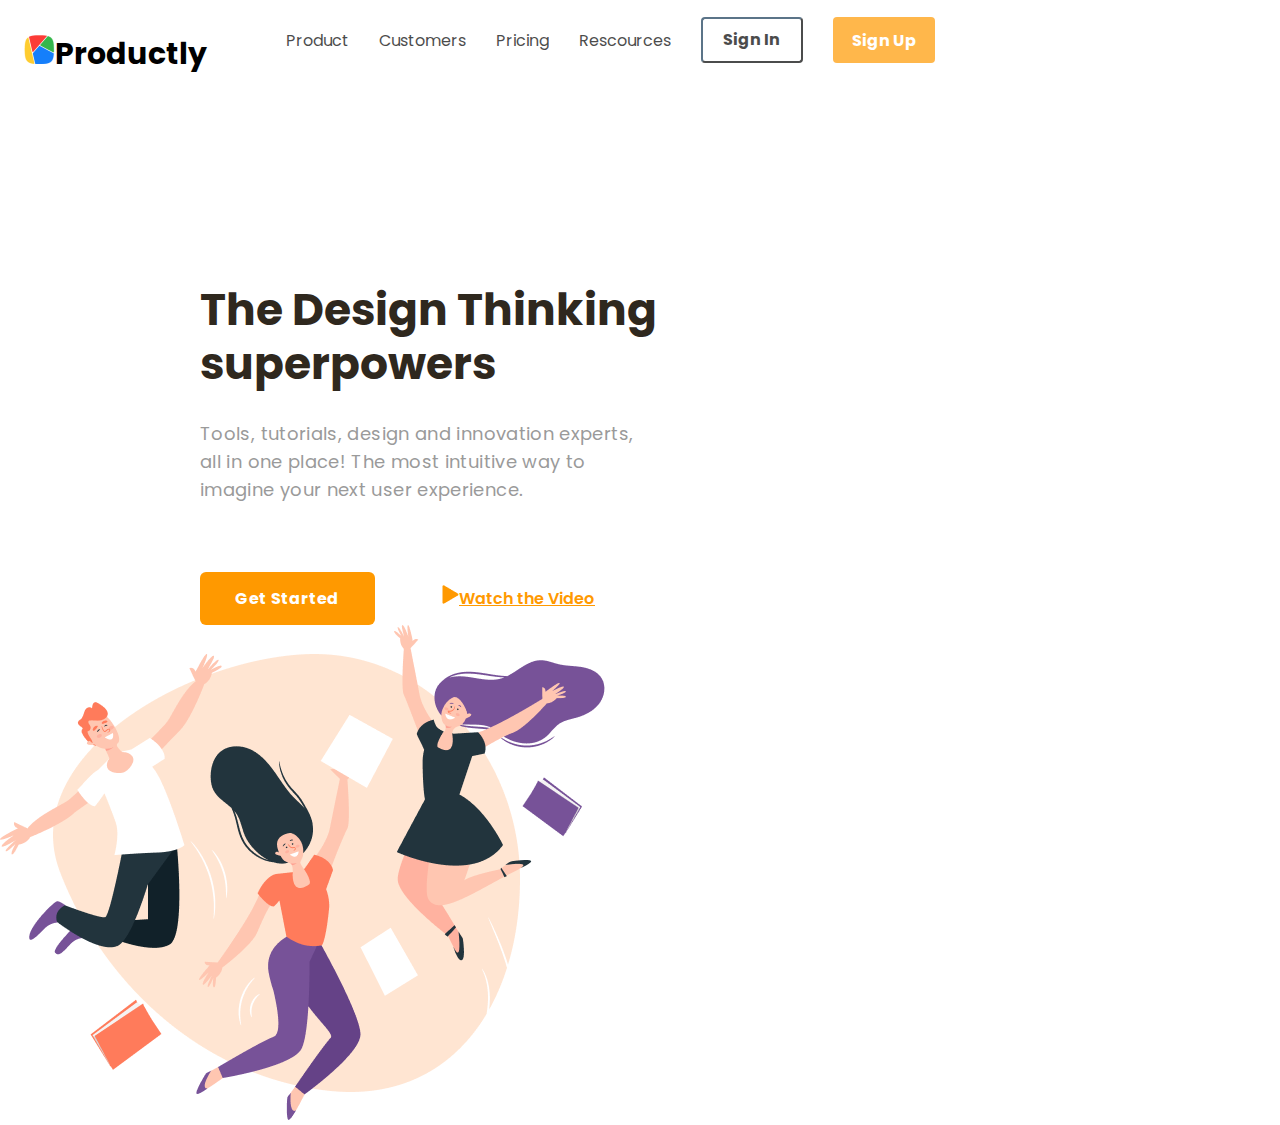
<file: index.html>
<!DOCTYPE html>
<html lang="en">
<head>
    <meta charset="UTF-8">
    <meta http-equiv="X-UA-Compatible" content="IE=edge">
    <meta name="viewport" content="width=device-width, initial-scale=1.0">
    <link rel="stylesheet" href="styles/index.css">
    <link href="https://fonts.googleapis.com/css2?family=Poppins:wght@400;700&display=swap" rel="stylesheet">
    <link rel="preconnect" href="https://fonts.gstatic.com" crossorigin>
    <link rel="preconnect" href="https://fonts.googleapis.com">
    <title>Productly</title>
    
</head>
<body>

    <div class="navigation-bar">   

      
        <div id="navigation-container">

    
         <h3 class="logo"><img src="images/logo.png" alt="logo">Productly</h3>
    
          <ul>
            <li><a href="#">Product</a></li>
            <li><a href="#">Customers</a></li>
            <li><a href="#">Pricing</a></li>
            <li><a href="#">Rescources</a></li>
            <li><a href="#"><button class="btn_signin">Sign In</button></a></li>
            <li><a href="#"><button class="btn_signup">Sign Up</button></a></li>
          </ul>
        </div>

        <section>
            <h1 class="header-info">The Design Thinking superpowers</h1>
            <p class="main-info">Tools, tutorials, design and innovation experts, all in one place! The most intuitive way to imagine your next user experience.</p>
            <button class="main-button">Get Started</button><button class="triangle"><img src="images/Triangle Copy 6.png" alt="triangle">Watch the Video</button>
        </section>
        <section class="startpage">
            <img src="images/header.png" alt="jumping">
        </section>
</body>
</html>

<!DOCTYPE html>
<html lang="en">
<head>
    <meta charset="UTF-8">
    <meta http-equiv="X-UA-Compatible" content="IE=edge">
    <meta name="viewport" content="width=device-width, initial-scale=1.0">
    <title>Document</title>
</head>
<body>
    
</body>
</html>
</file>
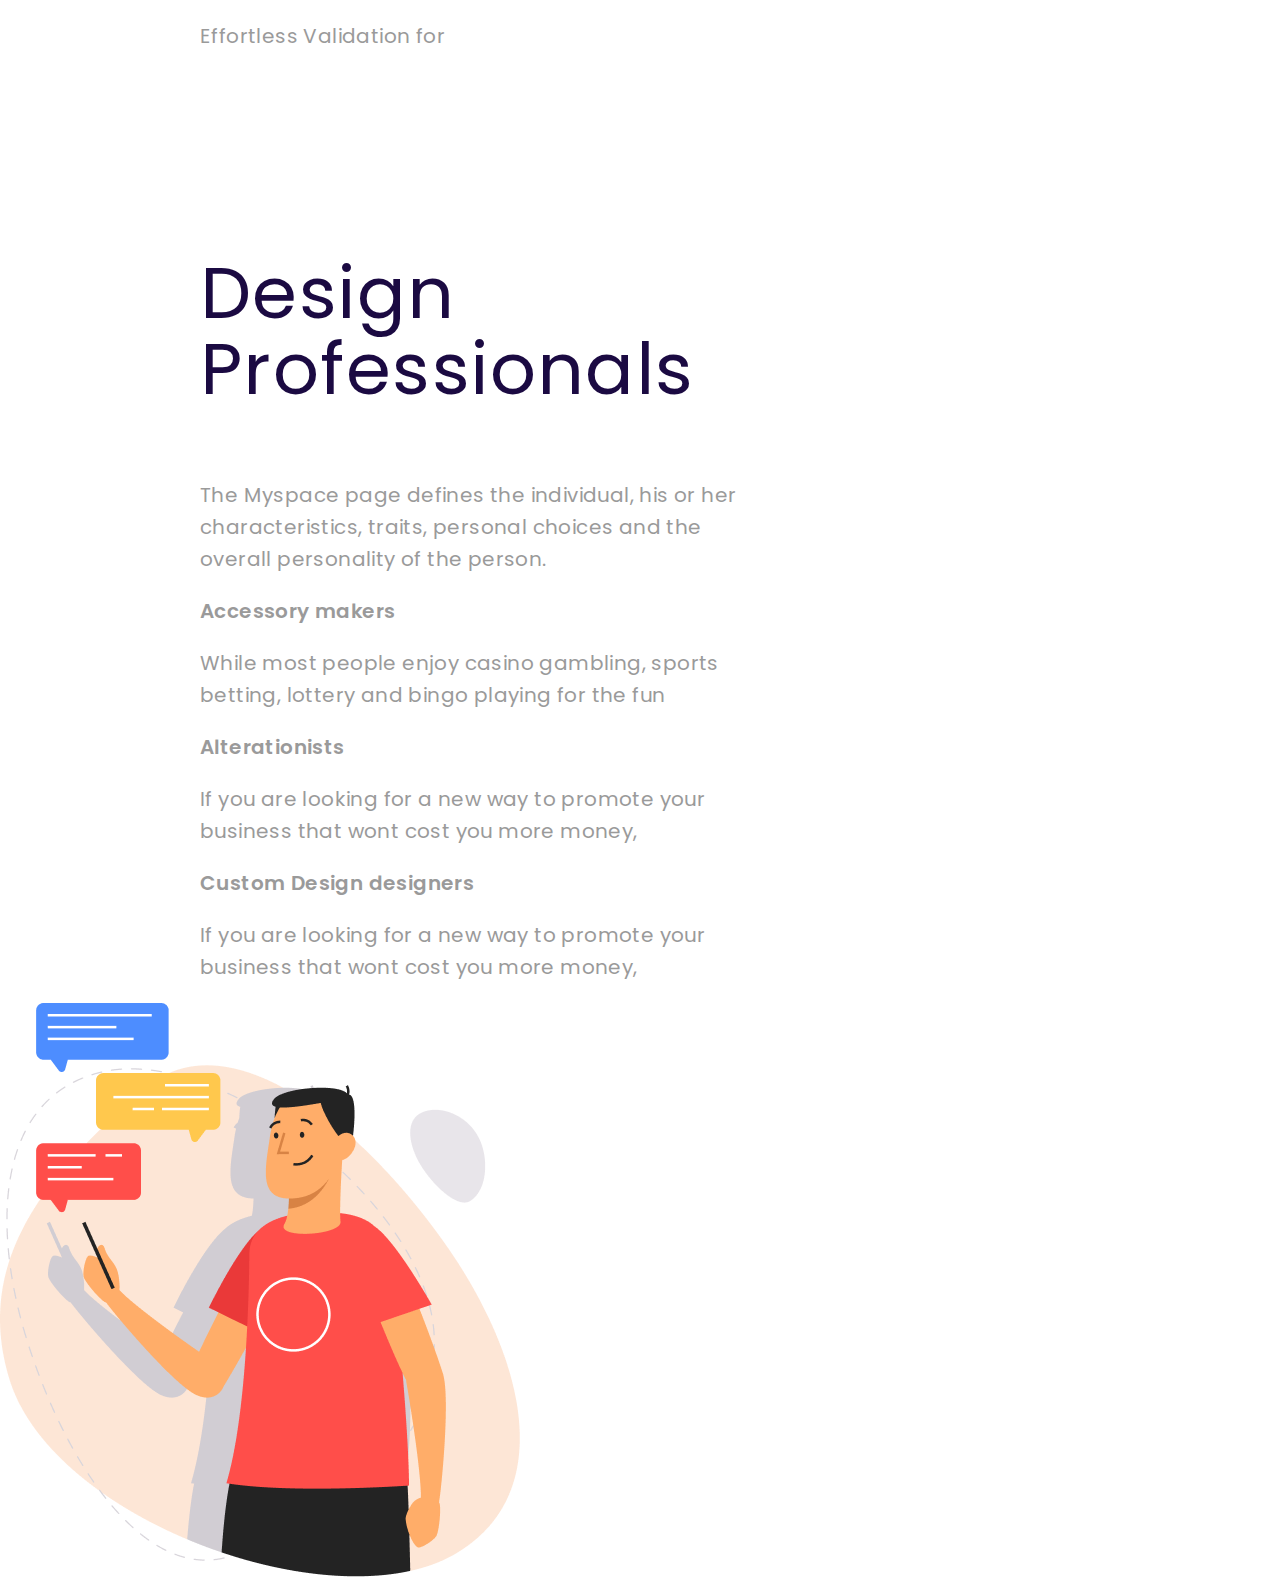
<file: effortless.html>
<!DOCTYPE html>
<html lang="en">
<head>
    <meta charset="UTF-8">
    <meta http-equiv="X-UA-Compatible" content="IE=edge">
    <meta name="viewport" content="width=device-width, initial-scale=1.0">
    <link rel="stylesheet" href="styles/04 Effortless.css">
    <link href="https://fonts.googleapis.com/css2?family=Poppins:wght@400;700&display=swap" rel="stylesheet">
    <link rel="preconnect" href="https://fonts.gstatic.com" crossorigin>
    <link rel="preconnect" href="https://fonts.googleapis.com">
    <title>Document</title>
</head>
<body>
    <div>
    <p class="paragraph_1">Effortless Validation for</p>
    <p class="big_header">Design Professionals</p>
    <p class="paragraph">The Myspace page defines the individual, his or her characteristics, traits, personal choices and the overall personality of the person.</p>
    <p class="title_1">Accessory makers</p>
    <p class="paragraph">While most people enjoy casino gambling, sports betting, lottery and bingo playing for the fun</p>
    <p class="title_2">Alterationists</p>
    <p class="paragraph">If you are looking for a new way to promote your business that wont cost you more money,</p>
    <p class="title_3">Custom Design designers</p>
    <p class="paragraph">If you are looking for a new way to promote your business that wont cost you more money,</p>
    </div>
    <section>
        <img src="images/Image.png" alt="teaching">
    </section>
</body>
</html>
</file>
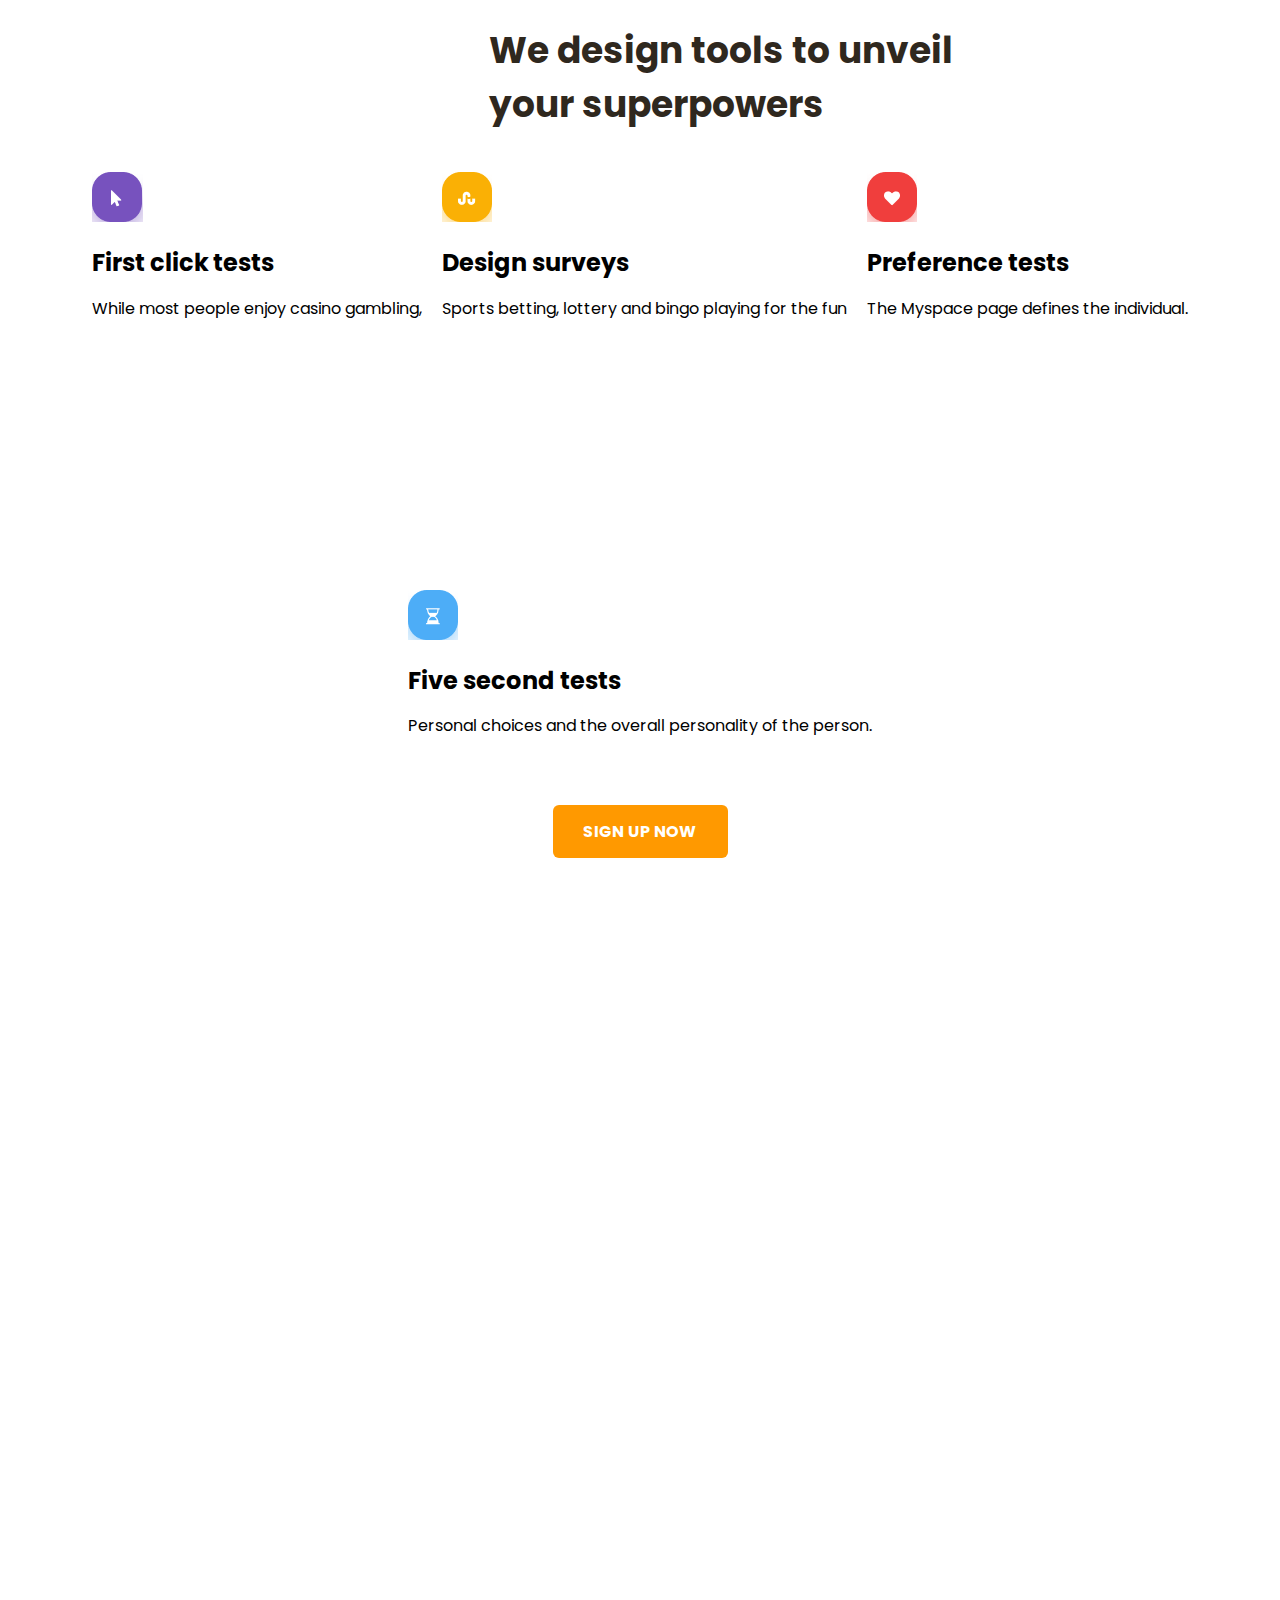
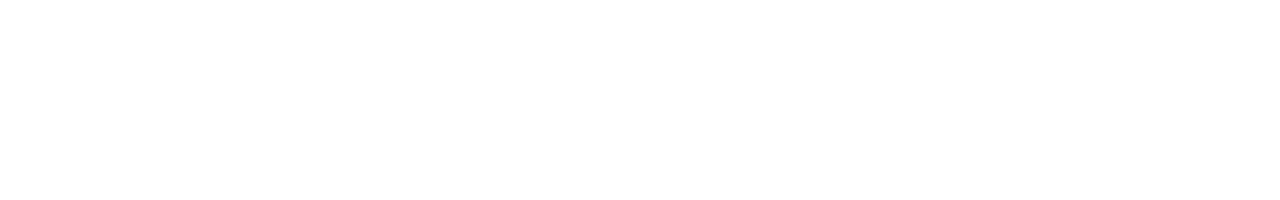
<file: feature.html>
<!DOCTYPE html>
<html lang="en">
<head>
    <meta charset="UTF-8">
    <meta http-equiv="X-UA-Compatible" content="IE=edge">
    <meta name="viewport" content="width=device-width, initial-scale=1.0">
    <link rel="stylesheet" href="styles/feature.css">
    <link href="https://fonts.googleapis.com/css2?family=Poppins:wght@400;700&display=swap" rel="stylesheet">
    <link rel="preconnect" href="https://fonts.gstatic.com" crossorigin>
    <link rel="preconnect" href="https://fonts.googleapis.com">
    <title>Feature</title>
</head>
<main>
<body>
    <h1 class="feature_info">We design tools to unveil your superpowers</h1>
    <div class="container">
        <div class="card first">
            <div class="card__content">
                <img class="icon" src="images/icon.png" alt="1">
                <h2 class="card__title">First click tests</h2>
                <p class="card__info">While most people enjoy casino gambling,</p>
                </div>
        </div>
        <div class="card second">
            <div class="card__content">
                <img class="icon" src="images/icon2.png" alt="2">
                <h2 class="card__title">Design surveys</h2>
                <p class="card__info">Sports betting, lottery and bingo playing for the fun</p>
                </div>
        </div>
        <div class="card third">
            <div class="card__content">
                <img class="icon" src="images/icon3.png" alt="3">
                <h2 class="card__title">Preference tests</h2>
                <p class="card__info">The Myspace page defines the individual.</p>
                </div>
        </div>
        <div class="card forth">
                <div class="card__content">
                <img class="icon" src="images/icon4.png" alt="4">
                <h2 class="card__title">Five second tests</h2>
                <p class="card__info">Personal choices and the overall personality of the person.</p>
                </div>
                <section>
                <button class="main-button">SIGN UP NOW</button>    
                </section>
                
        </div>
    </div>
</main>
</body>
</html>
</file>
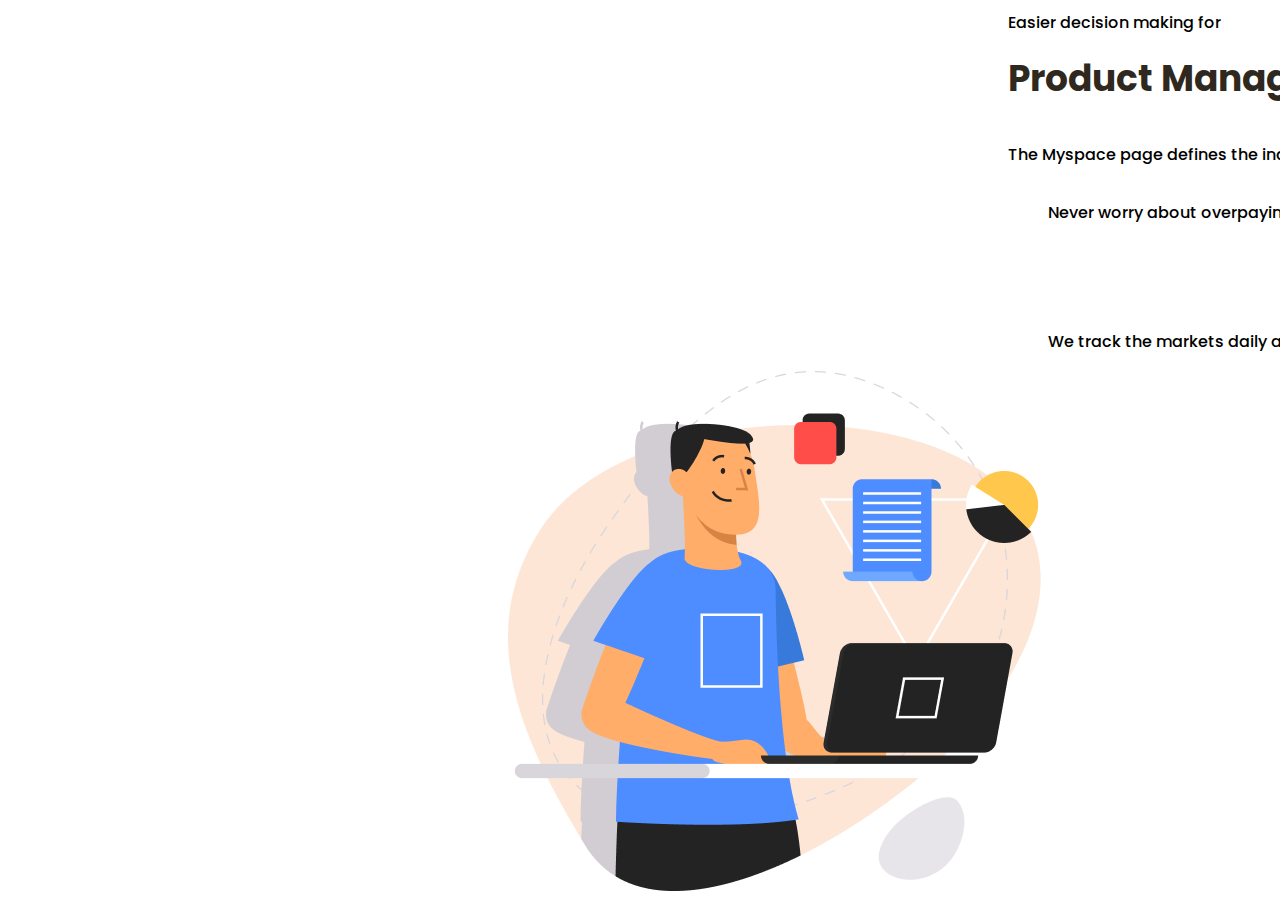
<file: product.html>
<!DOCTYPE html>
<html lang="en">
<head>
    <meta charset="UTF-8">
    <meta http-equiv="X-UA-Compatible" content="IE=edge">
    <meta name="viewport" content="width=device-width, initial-scale=1.0">
    <link rel="stylesheet" href="styles/product.css">
    <link href="https://fonts.googleapis.com/css2?family=Poppins:wght@400;700&display=swap" rel="stylesheet">
    <link rel="preconnect" href="https://fonts.gstatic.com" crossorigin>
    <link rel="preconnect" href="https://fonts.googleapis.com">
    <title>Productly</title>
    
</head>
<body>

    <div class="navigation-bar">   

            <div id="navigation-container">
                <h3 class="main_title">Easier decision making for</h3>
                <p class="fat_text">Product Managers </p>
                <p class="main_info">The Myspace page defines the individual, his or her characteristics, traits, personal choices and the overall personality of the person.</p>
            
           
                 <ul>
                    <li><img src="images/check.png" alt="check"><p>Never worry about overpaying for your energy again. </p></li>
                    <li><img src="images/check.png" alt="check"><p>We will only switch you to energy companies that we trust and will treat you right</p></li>
                    <li><img src="images/check.png" alt="check"><p>We track the markets daily and know where the savings are.</p></li>
                
                </ul>
            </div>
            </div>
        
        <section class="startpage">
            <img src="images/computerdude.png" alt="computer dude">
        </section>
</body>
</html>
</file>
<file: styles/index.css>
body {
    margin: 0;
    padding: 0;
}

#navigation-container {
    position: relative;
    background-color: #ffffff;
    width: 76%;  
    height: 80px;
    display: flex;
    flex-direction: row;
    justify-content: space-evenly;
    
    
}

.logo {
    font-family: 'Poppins', sans-serif;
    font-style: bold;
    font-weight: bold;
    font-size: 30px;
    line-height: 48px;
   
}

ul {
    display: flex;
    flex-direction: row;
    list-style-type: none;
}

a {
    text-decoration: none;
    color: black;
    font-size: 16px;
    font-family: 'Poppins', sans-serif;
    padding: 5px 15px;
    opacity: 0.7;
}

li {
    display: flex;
    flex-direction: row;
    align-items: center;
}

.btn_signin {

     background-color: #FFFFFF;;
     border-radius: 4px;
     border-color: #173A56;
     width: 102px;
     height: 46px;
     font-family: 'Poppins', sans-serif;
     font-style: normal;
     font-weight: bold;
     font-size: 16px;
     line-height: 32px;
     /* or 200% */
     color: #000000;
     
}

.btn_signup {
    background-color: #FF9900;;
    border-radius: 4px;
    width: 102px;
    height: 46px;
    font-family: 'Poppins', sans-serif;
    font-style: normal;
    font-weight: bold;
    font-size: 16px;
    /* or 200% */
    
    color: #FFFFFF;
    border: none;
}

section {
    display: inline-block;
}

.header-info {
    max-width: 518px;
    width: 100%;
    margin-top: 203px;
    margin-left: 200px;
    font-family: 'Poppins', sans-serif;
    font-weight: bold;
    font-size: 44px;
    line-height: 54px;
    /* or 106% */
    color: #2F281E;
 }

 .main-info
 {
    max-width: 458px;
    width: 100%;
    margin-top: 10px;
    margin-left: 200px;
    font-family:'Poppins', sans-serif;
    font-style: normal;
    font-weight: normal;
    font-size: 18px;
    line-height: 28px;
    /* or 160% */
    letter-spacing: 0.02em;
    color: #9A9A9A;
 }

 .main-button
 {
     /* Button border */

    background-color: #FF9900;;
    border-radius: 6px;
    width: 175px;
    height: 53px;
    margin-top: 50px;
    margin-left: 200px;
    font-family: 'Poppins', sans-serif;
    font-style: normal;
    font-weight: bold;
    font-size: 16px;
    line-height: 32px;
    text-align: center;
    letter-spacing: 0.02em;
    color: #FFFFFF;
    border: none;
    

    
 }

.triangle {
    
    margin-top: 45px;
    margin-left: 56px;
    width: 175px;
    height: 53px;
    font-family: 'Poppins', sans-serif;
    font-style: normal;
    font-weight: 600;
    text-decoration-line: underline;
    font-size: 16px;
    line-height: 24px;
    color: #FF9900;
    border: none;
    background-color: #ffffff;


}
</file>
<file: styles/04 Effortless.css>
body {
    margin: 0;
    padding: 0;
}




.paragraph_1
{
    max-width: 538.08px;
    width: 100%;
    margin-top: px;
    margin-left: 200px;
    font-family:'Poppins', sans-serif;
    font-style: normal;
    font-weight: normal;
    font-size: 20px;
    line-height: 32px;
    /* or 160% */
    letter-spacing: 0.02em;
    color: #9A9A9A;
}


.big_header
{
   max-width: 495px;
   width: 100%;
   margin-top: 203px;
   margin-left: 200px;
   font-family: 'Poppins', sans-serif;
   font-style: normal;
   font-weight: normal;
   font-size: 72px;
   line-height: 76px;
   /* or 106% */
   letter-spacing: 0.02em;
   color: #1B0A42;
}

.title_1 {
    max-width: 538.08px;
    width: 100%;
    margin-top: 10px;
    margin-left: 200px;
    font-family:'Poppins', sans-serif;
    font-style: normal;
    font-weight: 600;
    font-size: 20px;
    line-height: 32px;
    /* or 160% */
    letter-spacing: 0.02em;
    color: #9A9A9A;
}

.title_2 {
    max-width: 538.08px;
    width: 100%;
    margin-top: 10px;
    margin-left: 200px;
    font-family:'Poppins', sans-serif;
    font-style: normal;
    font-weight: 600;
    font-size: 20px;
    line-height: 32px;
    /* or 160% */
    letter-spacing: 0.02em;
    color: #9A9A9A;
}

.title_3 {
    max-width: 538.08px;
    width: 100%;
    margin-top: 10px;
    margin-left: 200px;
    font-family:'Poppins', sans-serif;
    font-style: normal;
    font-weight: 600;
    font-size: 20px;
    line-height: 32px;
    /* or 160% */
    letter-spacing: 0.02em;
    color: #9A9A9A;
}
.paragraph {
   max-width: 538.08px;
   width: 100%;
   margin-top: 10px;
   margin-left: 200px;
   font-family:'Poppins', sans-serif;
   font-style: normal;
   font-weight: normal;
   font-size: 20px;
   line-height: 32px;
   /* or 160% */
   letter-spacing: 0.02em;
   color: #9A9A9A;
}

section {
    display: inline-block;
}
</file>
<file: styles/feature.css>
body {
    margin: 0;
    padding: 0;
}


.feature_info {


    max-width: 518px;
    width: 100%;
    font-family: 'Poppins', sans-serif;
    font-weight: bold;
    font-size: 36px;
    line-height: 54px;
    /* or 106% */
    color: #2F281E;

    position: absolute;
    height: 108px;
    left: 38.22%;
    right: 37.4%;

}

main {
    height: 200vh;
    margin: 0px;
}

.h2 {
    text-align: center;
    color: white;
    padding-top: 20px;
    margin: 0px; 
    font-family: 'Poppins', sans-serif;
    font-weight: 600;
    font-size: 22px;
    line-height: 33px;
    /*
    margin-top: 80px;
    position: sticky; 
    top: 30px; 
    */
}
.container {
   
    width: 100%;
    min-height: 50%;
    height: 50vh; 
    display: flex;
    flex-direction: row;
    justify-content: center;
    align-items: flex-start;
    flex-basis: 180px;
    flex-wrap: wrap;
    

}

.card {
    max-width: 1500px;
    min-height: 204px;
    background: none;
    padding-top: 162px;
    margin: 10px;
    line-height: 26px;

    text-decoration: none;
    color: black;
    font-size: 16px;
    font-family: 'Poppins', sans-serif;
   
   
}

section {
    display: flex;
    align-items: center;
    justify-content: center

}

.main-button {

   background-color: #FF9900;;
   border-radius: 6px;
   width: 175px;
   height: 53px;
   margin-top: 50px;
   font-family: 'Poppins', sans-serif;
   font-style: normal;
   font-weight: bold;
   font-size: 16px;
   line-height: 32px;
   text-align: center;
   letter-spacing: 0.02em;
   color: #FFFFFF;
   border: none;


    display: flex;
    align-items: center;
    justify-content: center

}
</file>
<file: styles/product.css>
.navigation-bar {
    width: 100%;
    margin-top: 10px;
    margin-right: 165px;
    margin-left: 500px;

}



.fat_text {
    font-family: 'Poppins', sans-serif;
    font-style: normal;
    font-weight: bold;
    font-size: 36px;
    line-height: 54px;
    color: #2F281E;
    width: 100%;
    margin-top: 10px;
    margin-right: 165px;
    margin-left: 500px;

}



.main_title
{
    font-family: 'Poppins', sans-serif;
    font-style: normal;
    font-weight: 500;
    font-size: 16px;
    line-height: 26px;
    width: 100%;
    margin-top: 10px;
    margin-right: 165px;
    margin-left: 500px;

    
}
.main_info
{
    font-family: 'Poppins', sans-serif;
    font-style: normal;
    font-weight: 500;
    font-size: 16px;
    line-height: 26px;
    width: 100%;
    margin-top: 10px;
    margin-right: 200px;
    margin-left: 500px;

}


  
  ul {
    list-style-type: none;
    font-family: 'Poppins', sans-serif;
    font-style: normal;
    font-weight: 500;
    font-size: 16px;
    line-height: 26px;
    width: 100%;
    margin-top: 10px;
    margin-right: 200px;
    margin-left: 500px;
  }
  
  ul > li p {
    float: inline-start;
  }
section {
    display: inline-block;
    margin-left: 500px;
}
</file>
